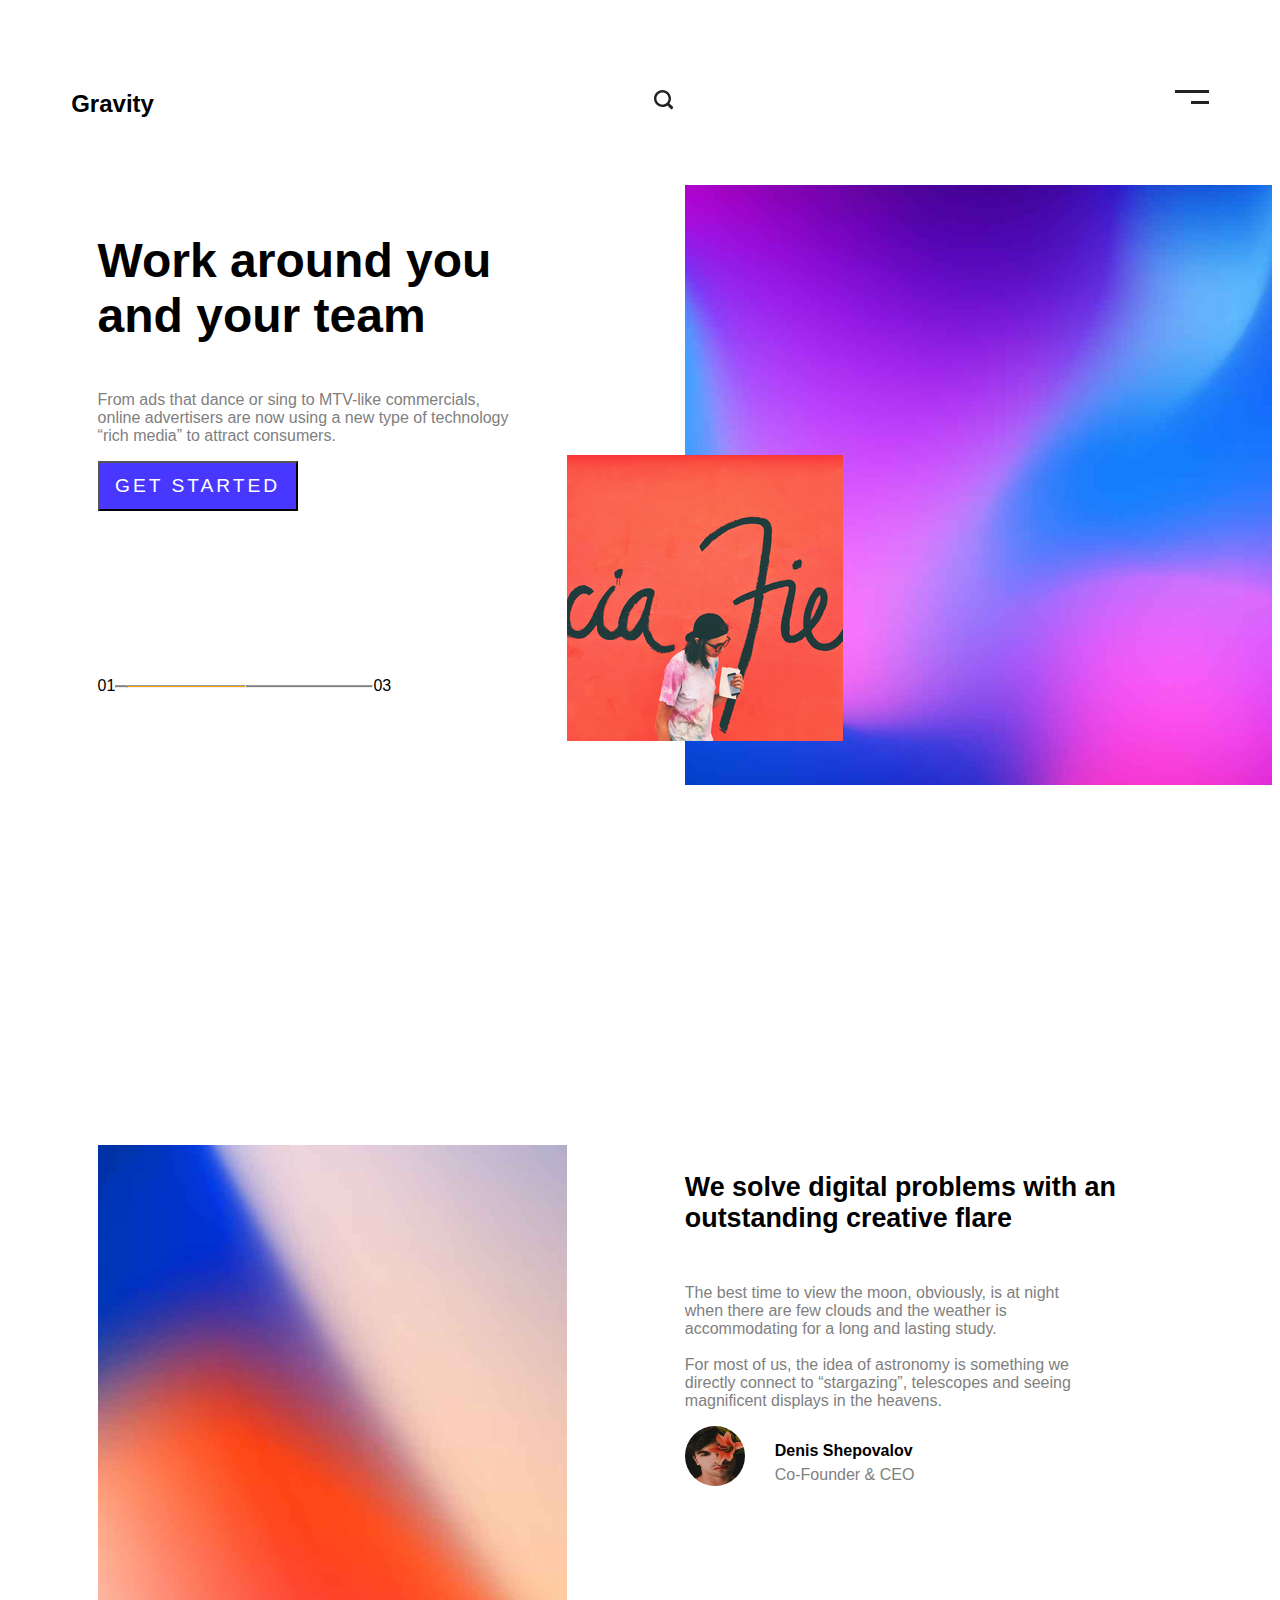
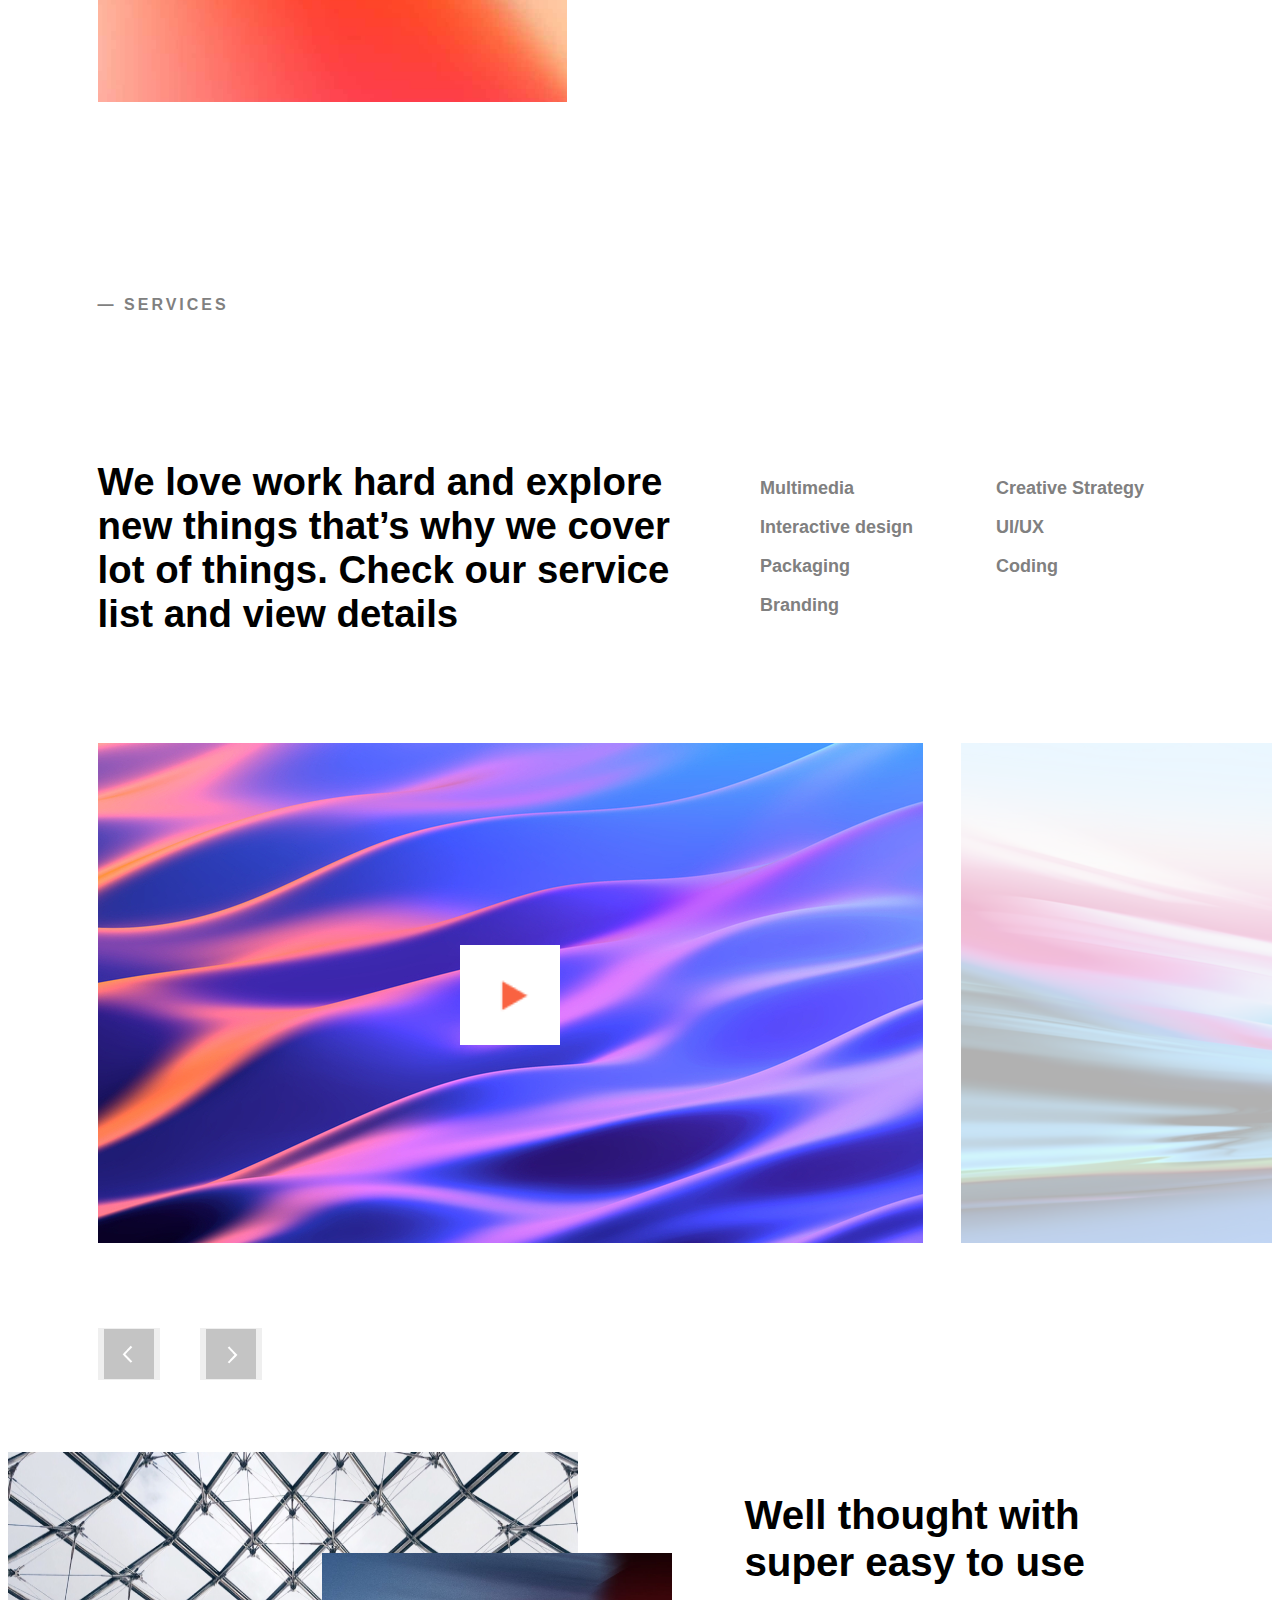
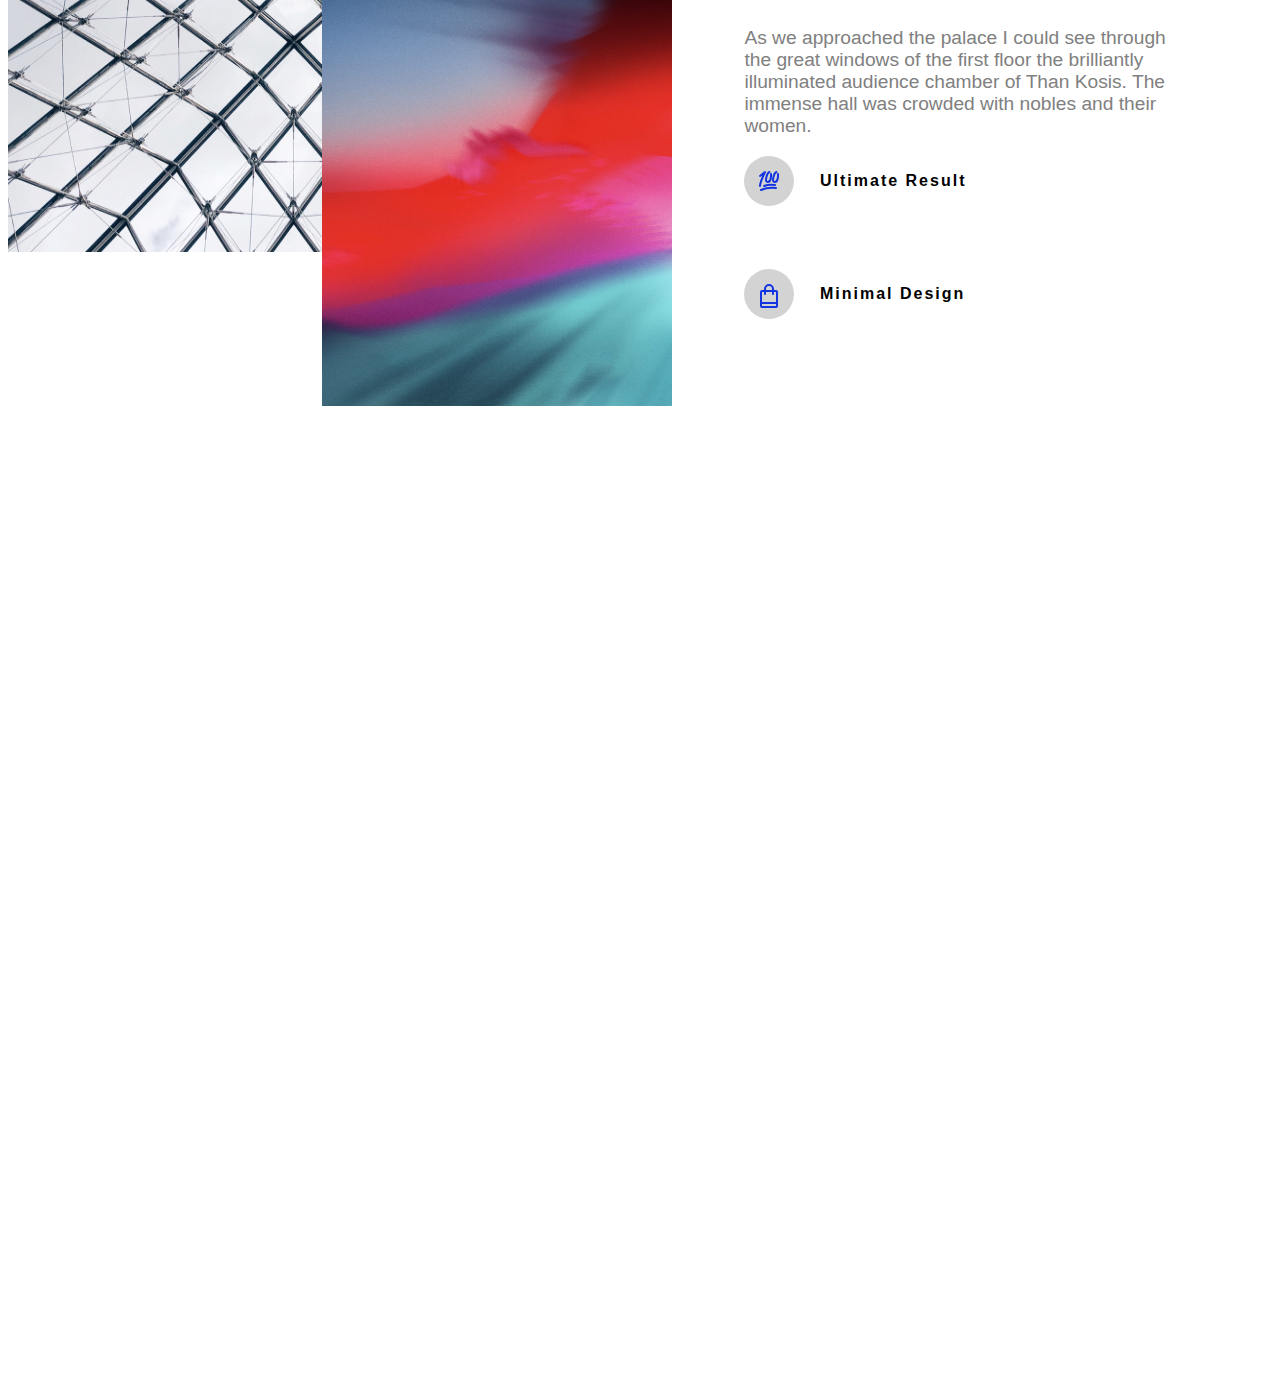
<file: ZOV-SERDCA/index.html>
<!DOCTYPE html>
<html lang="en">
<head>
    <meta charset="UTF-8">
    <meta name="viewport" content="width=device-width, initial-scale=1.0">
    <title>Document</title>
    <link rel="stylesheet" href="assets/css/style.css">
</head>
<body>
    <header class="zxc">
        <div class="Gravity">Gravity</div>
        <div ><img src="assets/img/1.png"></div>
        <div ><img src="assets/img/2.png"></div>
    </header>
    <div class="box">
        <section class="left">
            <p class="LargeText">Work around you<br> and your team</p>
            <p class="MicroText">From ads that dance or sing to MTV-like commercials, online advertisers are now using a new type of technology “rich media” to attract consumers.</p>
            <button class="button">GET STARTED</button>
            <section class="poloska">
                <p>01</p>
                <hr>
                <hr class="kk">
                <p>03</p>
            </section>
        </section>

        <section class="right">
            <img src="assets/img/kk.png" class="chelik">
            <img src="assets/img/fon.png" class="fonn">
        </section>
    </div>
    <div class="box2">
        <section class="left">
            <img src="assets/img/rofl.jpg"  class="imgg">
        </section>
        <section class="right">
            <p class="HighText"> We     solve digital problems with an outstanding creative flare</p>
            <p class ="MicroText">The best time to view the moon, obviously, is at night when there are few clouds and the weather is accommodating for a long and lasting study.<br><br>For most of us, the idea of astronomy is something we directly connect to “stargazing”, telescopes and seeing magnificent displays in the heavens.</p>
        
            <div class="Prikolyhi">
                <img src="assets/img/4eL.jpg" alt="" class="Fotka">
                <div class="jopka">
                    <p class="jj">Denis Shepovalov</p>
                    <p class="qq">Co-Founder & CEO</p>
                </div>
            </div>
        
        </section>
    </div>
    <div class="cherta">
        <p class="verh">— SERVICES</p>
    </div>
    <div class="box3">
        <div class="up">
            <section class="left">
                We love work hard and explore<br> new things that’s why we cover<br> lot of things. Check our service<br> list and view details
            </section>
            <section class="right">
                <article class="column1">
                    <p>Multimedia</p>
                    <p>Interactive design</p>
                    <p>Packaging</p>
                    <p>Branding</p>
                </article>
                <article class="column2">
                    <p>Creative Strategy</p>
                    <p>UI/UX</p>
                    <p>Coding</p>
                </article>
            </section>
    </div>
    </div>
    <div class="box4">
        <section class="prikol2">
            <img class="popa" src="assets/img/fon3.png">
            <a href="https://www.youtube.com/watch?v=dQw4w9WgXcQ">
                <button class="knopka2" > 
                    <img src="assets/img/Play Button Primary.png" class="wwq"> 
                </button>
            </a>
        </section>
        <section class="prikol1">
            <img src="assets/img/fon4.png" class="qqw">
        </section>
    </div>
    <div class="naviga">
        <section>
            <button class="NONE" ><img src="assets/img/Arrow left.png"></button>
        </section>
        <section class="riggg">
            <button class="NONE"><img src="assets/img/Arrow right.png"></button>
        </section>
    </div>
    <div class="box5">
        <section class="left">
        <div class="kazyavki">
            <img src="assets/img/Placeholder (1).png" class="master">
            <img src="assets/img/372e327b46c549602cfa98022f8b2aa1.png" class="slave">
        </div>    

        </section>
        <section class="right">
        <p class="jirnyi">
            Well thought with super easy to use
        </p>
        <p class="melkiy">
            As we approached the palace I could see through the great windows of the first floor the brilliantly illuminated audience chamber of Than Kosis. The immense hall was crowded with nobles and their women.
        </p>

        <div class="mama">
            <div class="kryjok">
                 <img src="assets/img/svgviewer-png-output.png" class="center">
            </div>
            <p class="podsos">
                Ultimate Result
            </p>
        </div>

        <div class="mama">
            <div class="kryjok">
                <img src="assets/img/svgviewer-png-output (1).png" class="center">

            </div>
            <p class="podsos">
                Minimal Design
            </p>
        </div>

        </section>
    </div>
    <div class="kilua">
     
    </div>
</body>
</html>
</file>
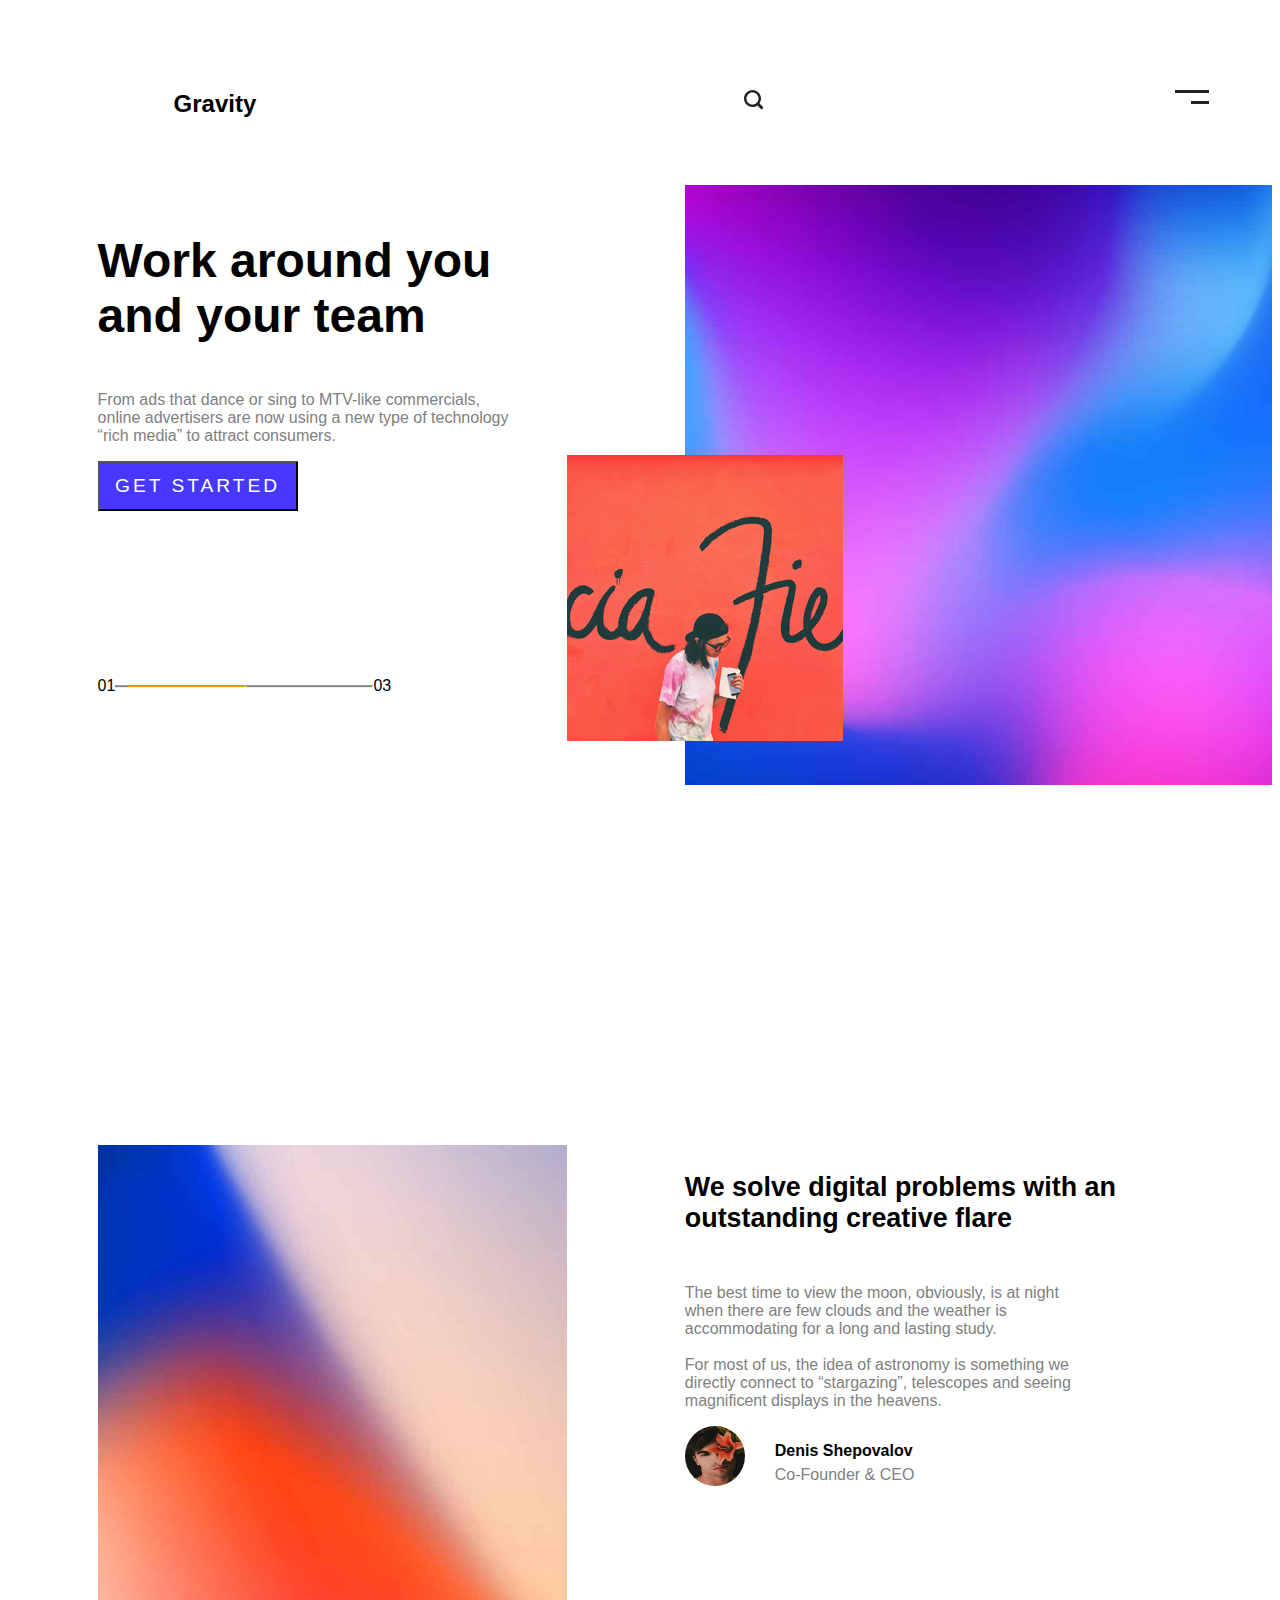
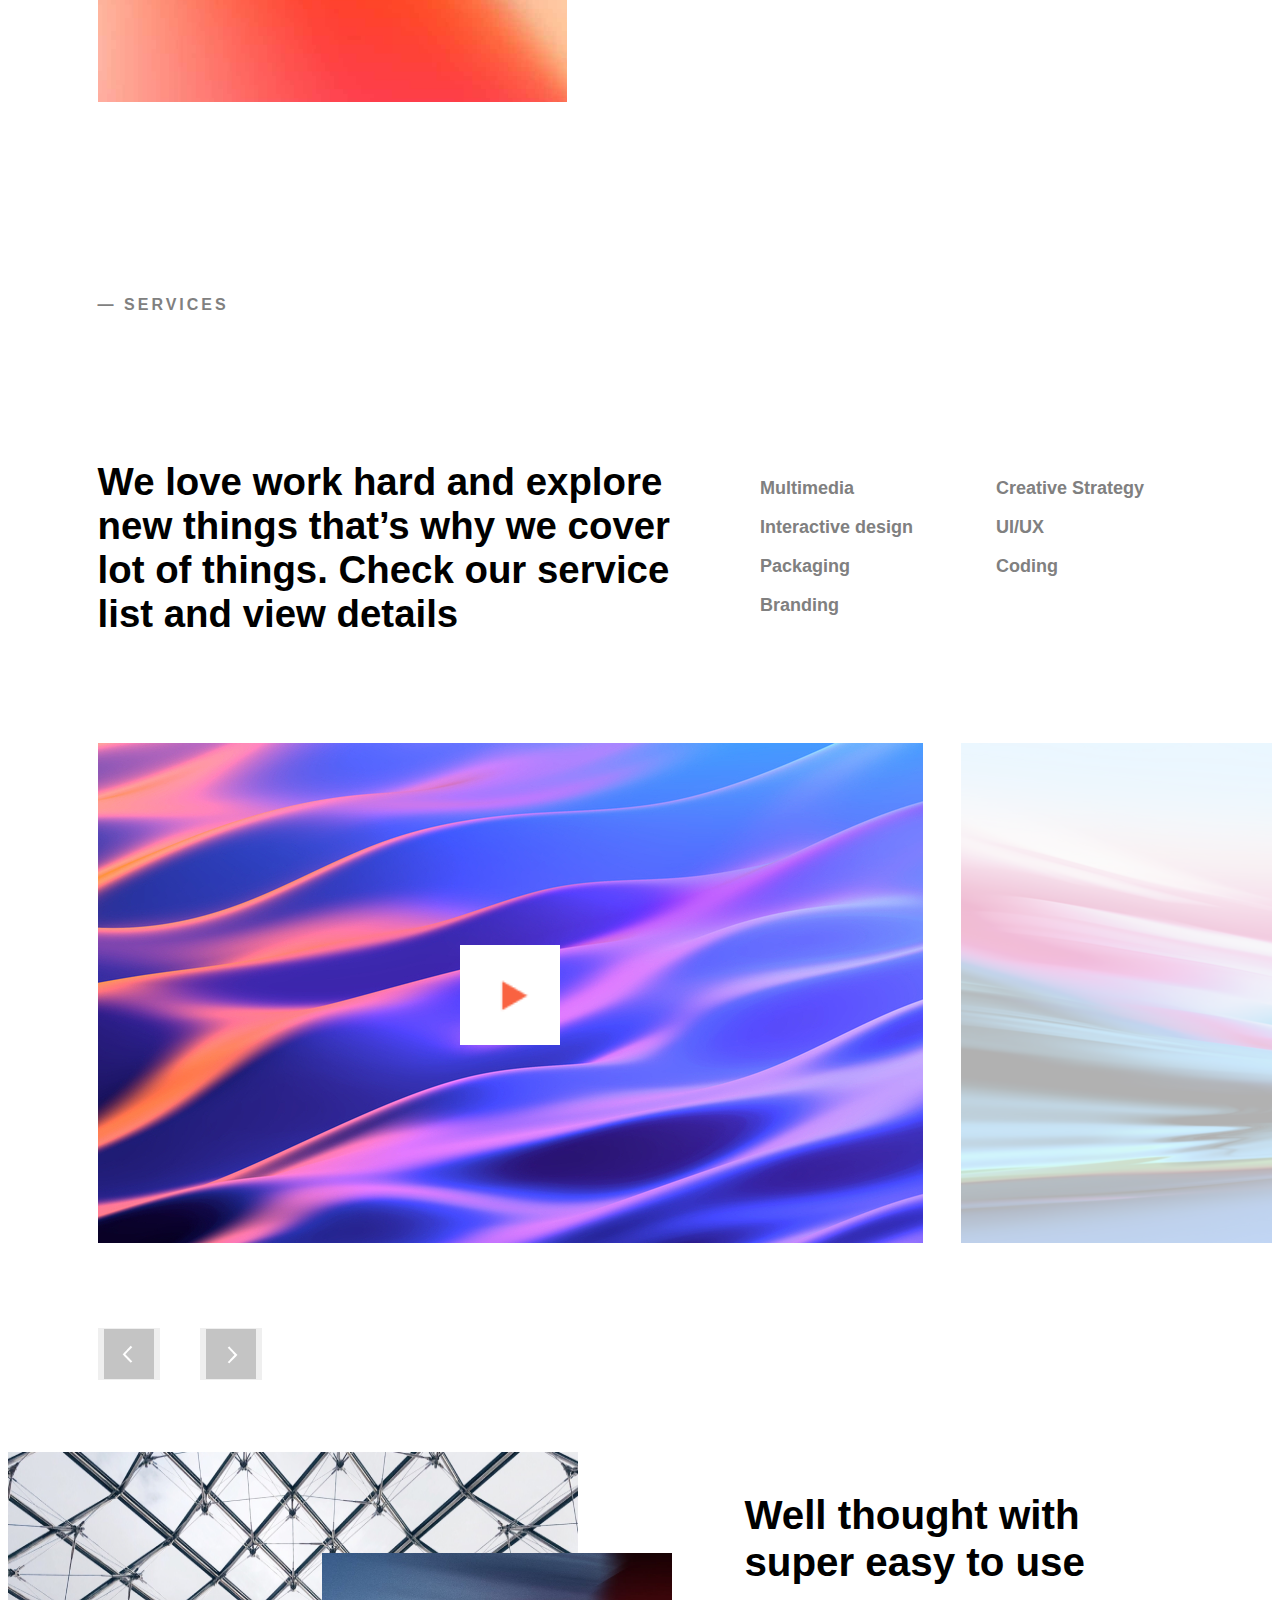
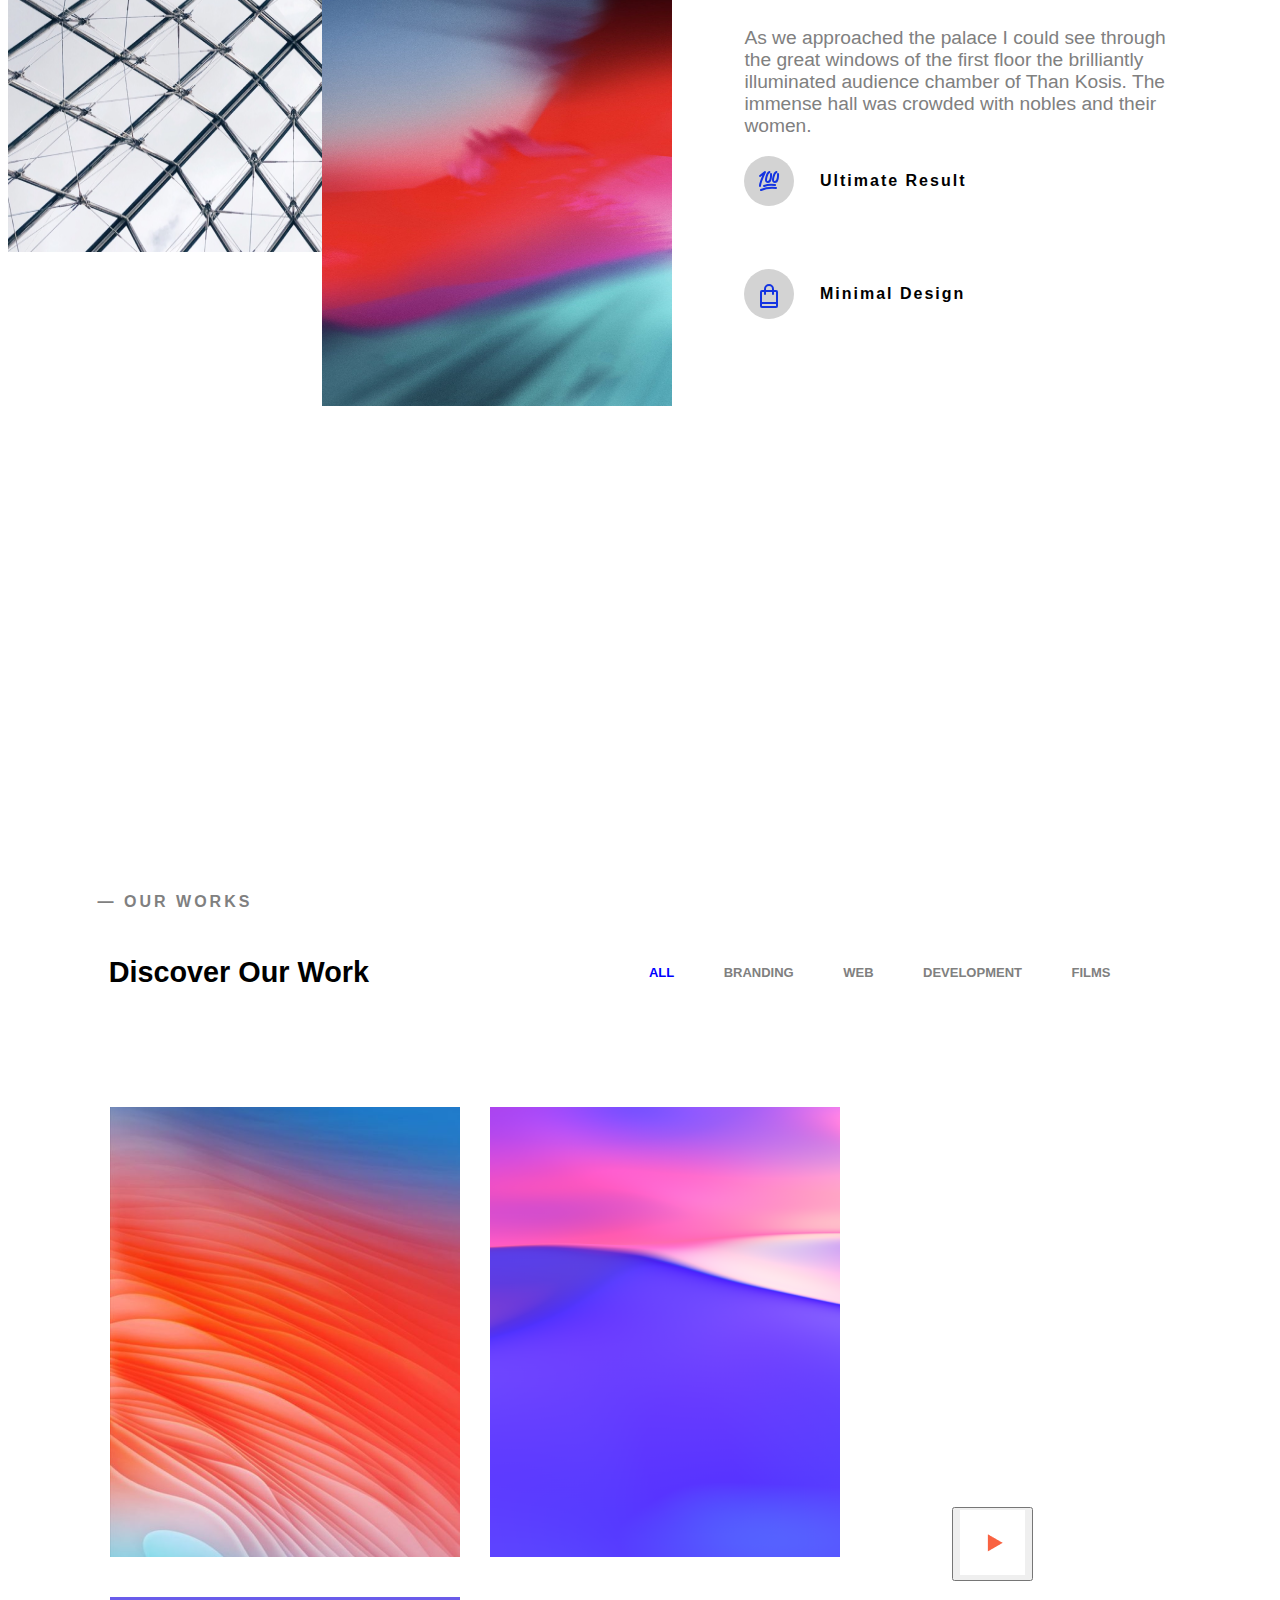
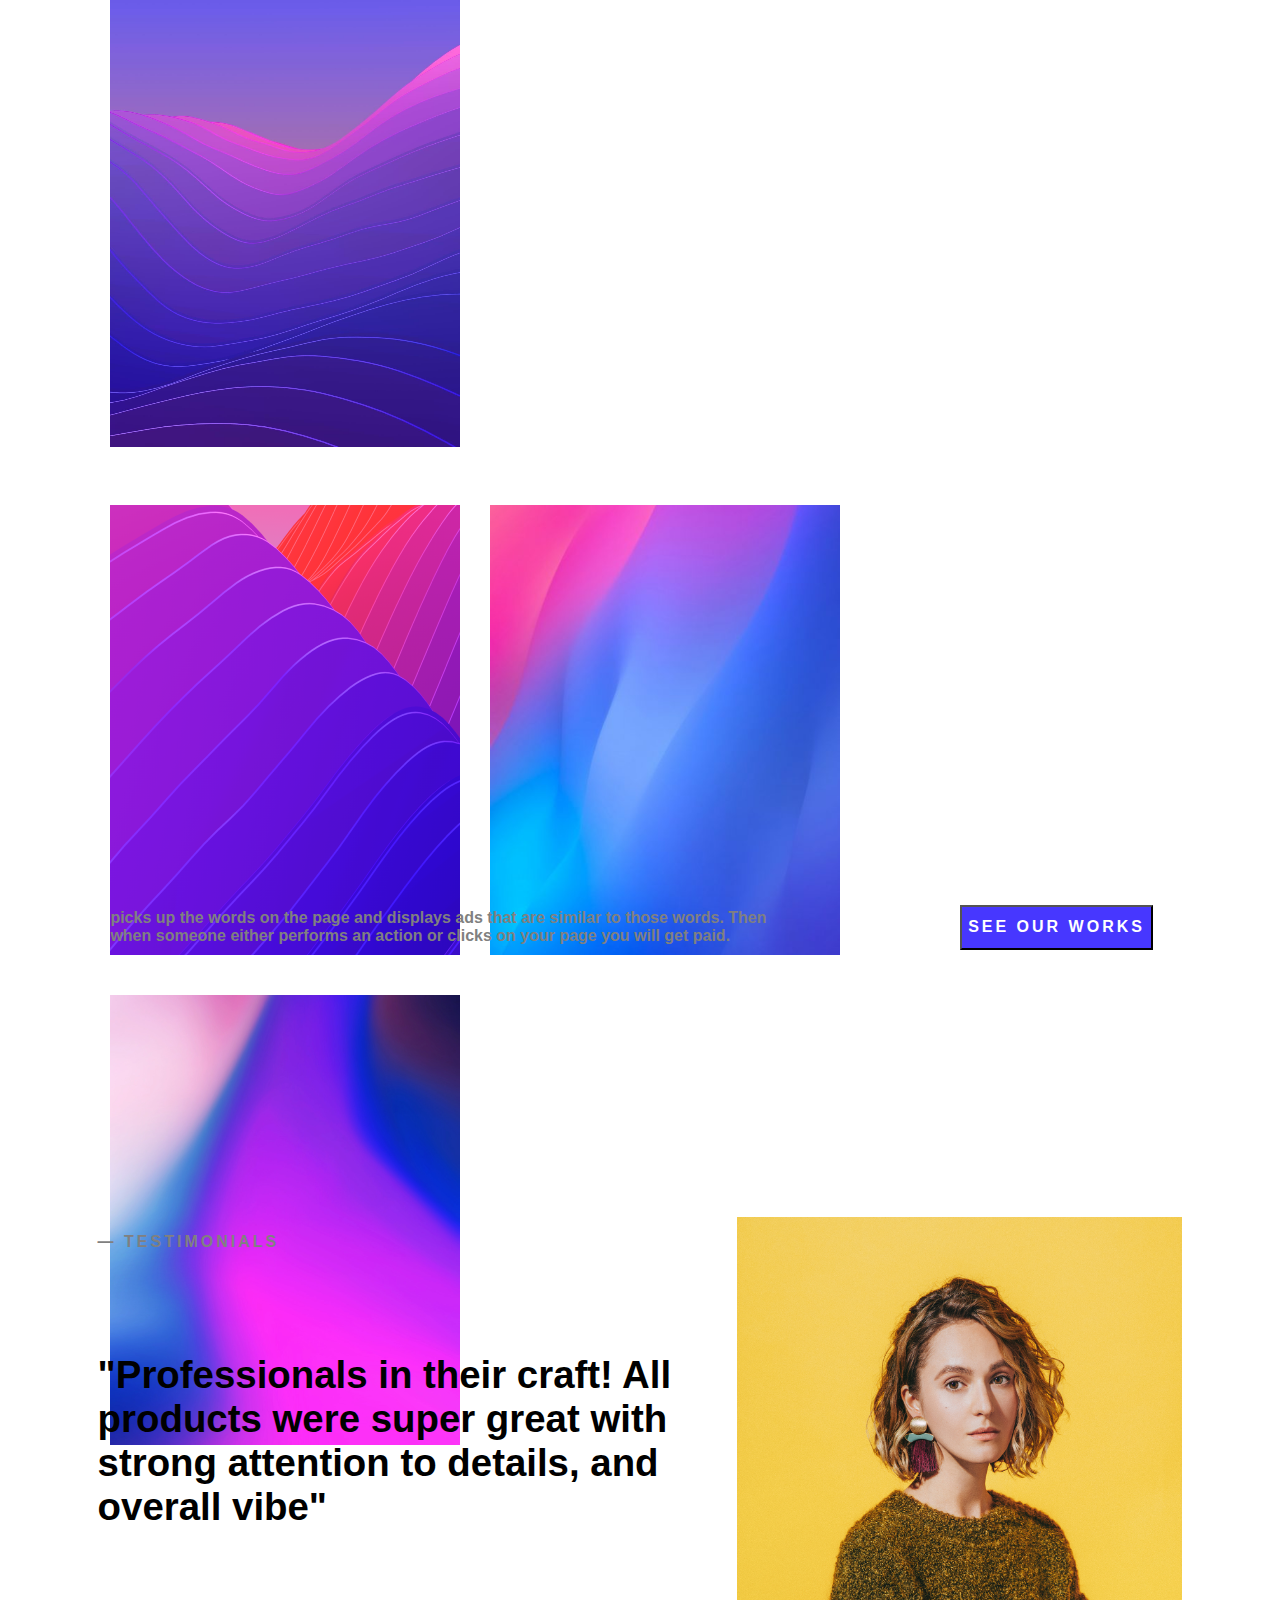
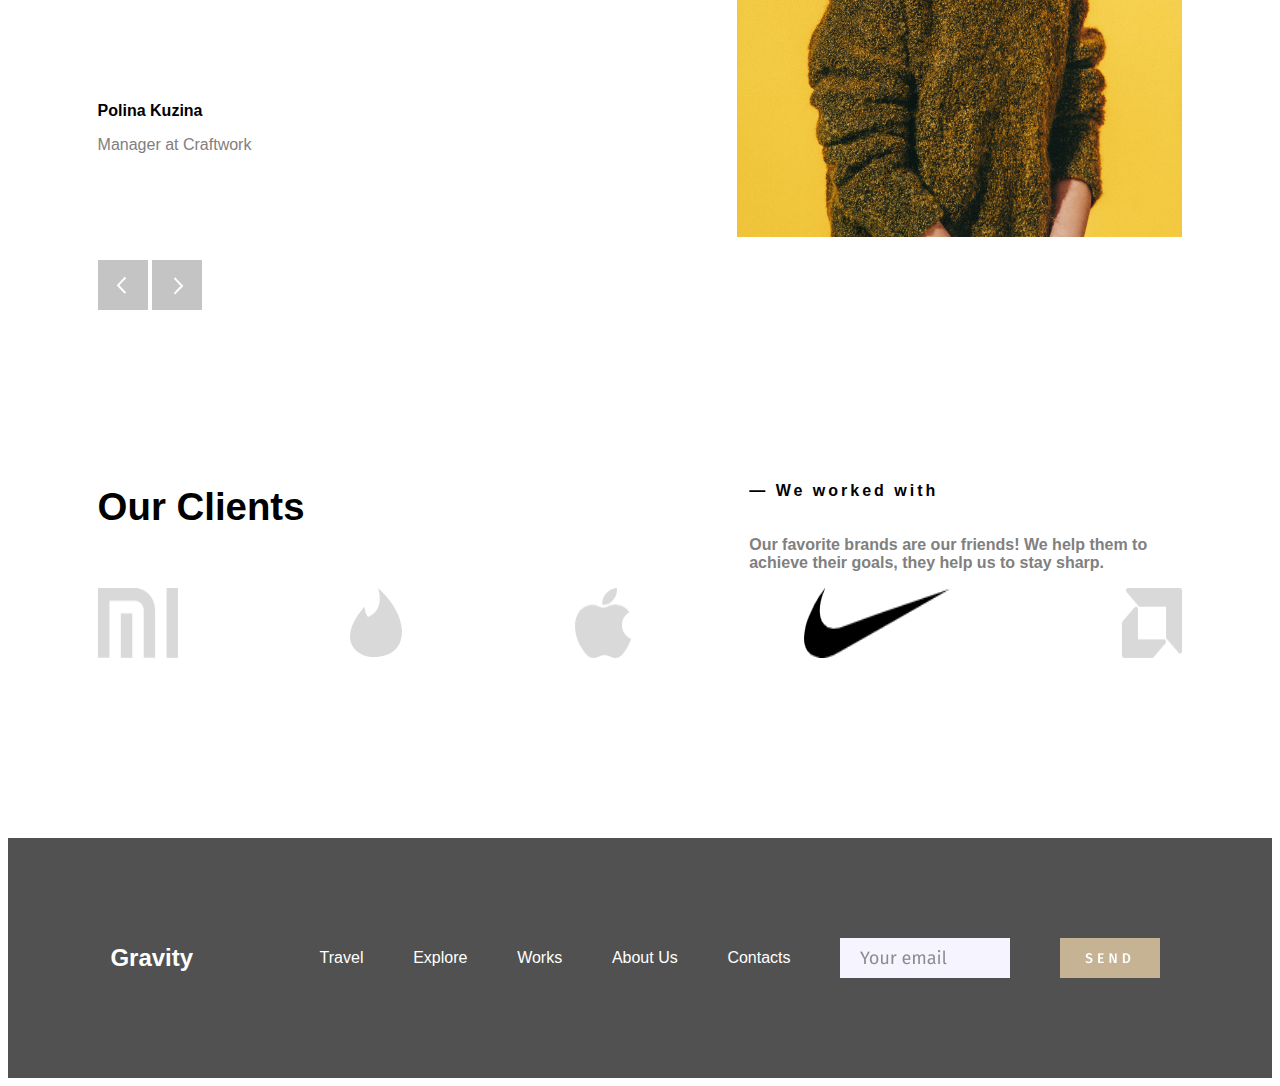
<file: ZOV-SERDCA2/index.html>
<!DOCTYPE html>
<html lang="en">
<head>
    <meta charset="UTF-8">
    <meta name="viewport" content="width=device-width, initial-scale=1.0">
    <title>Document</title>
    <link rel="stylesheet" href="assets/css/style.css">
</head>
<body>
    <header class="zxc">
        <div class="Gravity">Gravity</div>
        <div ><img src="assets/img/1.png"></div>
        <div ><img src="assets/img/2.png"></div>
    </header>
    <div class="box">
        <section class="left">
            <p class="LargeText">Work around you<br> and your team</p>
            <p class="MicroText">From ads that dance or sing to MTV-like commercials, online advertisers are now using a new type of technology “rich media” to attract consumers.</p>
            <button class="button">GET STARTED</button>
            <section class="poloska">
                <p>01</p>
                <hr>
                <hr class="kk">
                <p>03</p>
            </section>
        </section>

        <section class="right">
            <img src="assets/img/kk.png" class="chelik">
            <img src="assets/img/fon.png" class="fonn">
        </section>
    </div>
    <div class="box2">
        <section class="left">
            <img src="assets/img/rofl.jpg"  class="imgg">
        </section>
        <section class="right">
            <p class="HighText"> We     solve digital problems with an outstanding creative flare</p>
            <p class ="MicroText">The best time to view the moon, obviously, is at night when there are few clouds and the weather is accommodating for a long and lasting study.<br><br>For most of us, the idea of astronomy is something we directly connect to “stargazing”, telescopes and seeing magnificent displays in the heavens.</p>
        
            <div class="Prikolyhi">
                <img src="assets/img/4eL.jpg" alt="" class="Fotka">
                <div class="jopka">
                    <p class="jj">Denis Shepovalov</p>
                    <p class="qq">Co-Founder & CEO</p>
                </div>
            </div>
        
        </section>
    </div>
    <div class="cherta">
        <p class="verh">— SERVICES</p>
    </div>
    <div class="box3">
        <div class="up">
            <section class="left">
                We love work hard and explore<br> new things that’s why we cover<br> lot of things. Check our service<br> list and view details
            </section>
            <section class="right">
                <article class="column1">
                    <p>Multimedia</p>
                    <p>Interactive design</p>
                    <p>Packaging</p>
                    <p>Branding</p>
                </article>
                <article class="column2">
                    <p>Creative Strategy</p>
                    <p>UI/UX</p>
                    <p>Coding</p>
                </article>
            </section>
    </div>
    </div>
    <div class="box4">
        <section class="prikol2">
            <img class="popa" src="assets/img/fon3.png">
            <a href="https://www.youtube.com/watch?v=dQw4w9WgXcQ">
                <button class="knopka2" > 
                    <img src="assets/img/Play Button Primary.png" class="wwq"> 
                </button>
            </a>
        </section>
        <section class="prikol1">
            <img src="assets/img/fon4.png" class="qqw">
        </section>
    </div>
    <div class="naviga">
        <section>
            <button class="NONE" ><img src="assets/img/Arrow left.png"></button>
        </section>
        <section class="riggg">
            <button class="NONE"><img src="assets/img/Arrow right.png"></button>
        </section>
    </div>
    <div class="box5">
        <section class="left">
        <div class="kazyavki">
            <img src="assets/img/Placeholder (1).png" class="master">
            <img src="assets/img/372e327b46c549602cfa98022f8b2aa1.png" class="slave">
        </div>    

        </section>
        <section class="right">
        <p class="jirnyi">
            Well thought with super easy to use
        </p>
        <p class="melkiy">
            As we approached the palace I could see through the great windows of the first floor the brilliantly illuminated audience chamber of Than Kosis. The immense hall was crowded with nobles and their women.
        </p>

        <div class="mama">
            <div class="kryjok">
                 <img src="assets/img/svgviewer-png-output.png" class="center">
            </div>
            <p class="podsos">
                Ultimate Result
            </p>
        </div>

        <div class="mama">
            <div class="kryjok">
                <img src="assets/img/svgviewer-png-output (1).png" class="center">

            </div>
            <p class="podsos">
                Minimal Design
            </p>
        </div>

        </section>
    </div>
    <div class="box6">
        <article class="nadpis"><p>— OUR WORKS</p></article>
        <section class="golova">
            <p class="new">Discover Our Work</p>
            <p style="color: blue;">ALL</p>
            <p>BRANDING</p>
            <p>WEB</p>
            <p>DEVELOPMENT</p>
            <p>FILMS</p>
        </section>
        <div class="kartinki">
            <section class="firss">
                <img src="assets/img/first.png" class="gg">
                <img src="assets/img/hh.png" class="gg">
                <img src="assets/img/thhree.png" class="ggg">
                <button class="bbutt"><img src="assets/img/Play Button Primary.png" alt=""></button>
            </section>
            <section class="twos">
                <img src="assets/img/four.png" class="gg">
                <img src="assets/img/five.png" class="gg">
                <img src="assets/img/six.png" class="gg">
            </section>
        </div>
    </div>
    <div class="pod">
        <p>picks up the words on the page and displays ads that are similar to those words. Then<br> 
            when someone either performs an action or clicks on your page you will get paid.</p>
            <button class="bpod">SEE OUR WORKS</button> 
    </div>
    <div class="box7">
        <section class="left">
            <p class="qqw">— TESTIMONIALS   </p>
            <p class="wwq">
                "Professionals in their craft! All products were super great with strong attention to details, and overall vibe"
            </p>
            <p class="MicroText"> 
                Polina Kuzina
            </p>
            <p class="GrayText">
                Manager at Craftwork
            </p>
            <div>
                <button class="button"><img src="assets/img/Arrow left.png"></button>
                <button class="button"><img src="assets/img/Arrow right.png"></button>
            </div>
        </section>
        <section class="right">
                <img src="assets/img/zxcpepega.jpg" class="kilua">
        </section>
    </div>
    <div class="Client">
       <div class="verh">
        <section class="left">
            <p>Our Clients</p>
        </section>
        <section class="right">
            <p class="nefor">— We worked with</p>
            <p class="nenefor"> Our favorite brands are our friends! We help them to achieve their goals, they help us to stay sharp.</p>
        </section>
       </div>
       <div class="niz">
        <img src="assets/img/uno (1).png">
        <img src="assets/img/uno (5).png">
        <img src="assets/img/uno (4).png">
        <img src="assets/img/uno (3).png">
        <img src="assets/img/uno (2).png">
       </div>
    </div>
    <footer>
        <div class="fytonari">
            <div class="Gravity">Gravity</div>
            <p>Travel</p>
            <p>Explore</p>
            <p>Works</p>
            <p>About Us</p>
            <p>Contacts</p>
            <img src="assets/img/Small Search.png">
            <img src="assets/img/Prime.png"
        </div>
    </footer>
</body>
</html>
</file>
<file: ZOV-SERDCA/assets/css/style.css>
*{ 
    font-family: Arial, Helvetica, sans-serif;}
.zxc{
display: flex;
width: 90%;
height: 50px;
margin: auto;
margin-top: 10vh;
margin-bottom: 5vh;
justify-content: space-between;
text-align: center;
}

.Gravity{
font-size: x-large;
font-weight: 700;
}
.box{
    display: flex;
    justify-content: space-between; 
}
.box2{
    margin-top: 40vh;
    display: flex;
    justify-content: space-between; 
}
.box3{
    margin-top: 40vh;
    display: flex;
    margin-left: 7vw;
}
.box2 .left{
    width: 50%;
    margin-left: 7vw;
}
.box2 .right{
    width: 50%;
    position: relative;
    height: 600px;
}
.box2 .left .imgg{
    width: 80%;
}
.box .right .fonn{
    width: 100%;
    height: 100%;
}
.box2 .right .HighText{
    width: 90%  ;
    font-size: 0.28in;
    font-weight: 600;
    margin-bottom: 50px;
}
.box2    .right .MicroText{
    width: 70%;
    font-size: 0.18 in;
    font-weight: lighter;
    color: grey;
  
}
.box2 .right .Prikolyhi{
    display: flex;
    margin-top: 65  px;
}
.box2 .right .Prikolyhi .jj {
    margin-bottom: -10px;
    font-weight: 600;
}
.box2 .right .Prikolyhi .qq{
    color: gray;
}
.box2 .right .Prikolyhi .jopka{
    display: block;
}
.box2 .right .Prikolyhi .Fotka{
    width: 60px;
    height: 60px;
    border-radius: 100%;
    margin-right: 30px;
}
.box .right{
width: 50%;
position: relative;
height: 600px;
}
.box .left .MicroText{
    width: 70%;
    font-size: 0.18 in;
    font-weight: lighter;
    color: grey;
  
}
.box .left{
    width: 50%;
    margin-left: 7vw;
}
.box .right .chelik{
position: absolute;
top: 45%;
left: -20%;
}
.box .left .button{
    color: white;
    background-color: #4737FF;
    width: 200px;
    height: 50px;
    font-size: 0.2in;
    font-weight: 500;
    letter-spacing: 3px;
}
.LargeText{
    font-size: 0.5in;
    font-weight: 800;
}
.poloska{
    display: flex;
    position: relative;
    width: 50%;
    top: 25%;
}
.poloska hr{
    background-color: gray;
    width: 90%;
    height: 1px;
    align-self: center;
}
.poloska .kk{
    background-color: orange;
    width: 40%;
    height: 1px;
    position:absolute;
    left: 10%;
    
}
.box3 .up {
    display: flex;
    justify-content: space-between;
    width: 100%;
    margin-top: -13%;
}
.box3 .up .left{
    padding-right:  25vw;
    font-size: 0.4in;
    font-weight:bolder;
    margin-top: -5%;
}
.box3 .up .right{
    padding-right: 5vw;
    font-size: 0.2in;
    font-weight:bolder;
    display: flex;
    justify-content: space-between;
    margin-top: -5%;
}
.cherta{
    height: 150px;  
}
.verh{
    letter-spacing: 3px;
    font-weight: 600;
    height: 10%; 
    padding-left: 7vw;
    padding-top: 15vh;
    color: gray;
}
.column1{
    font-weight: 600;
    margin-left: -35vw;
    font-size: large;
    color: gray;
}
.column2{
    font-weight: 600;
    padding-right: 5vw;
    font-size: large;
    color: gray;
}
.box4{
    padding-left: 7vw;
    padding-top: 8vh;
    width: auto;
    display: flex;
    justify-content: space-between;
}
.box4 .prikol1 {
    overflow: hidden;
    padding-left: 3vw;
    opacity: 30%;
}
.box4 .prikol2 .knopka2{
    position: absolute;
    width: 100px;
    height: 100px;
    left: 362px;
    top: 40%;
    border: none;
   background-color: red;
   overflow: hidden;
}
.box4 .prikol2{
    position: relative;
}
.box4 .prikol2 .knopka2 .wwq{
    position: absolute;
    width: 110px;
    height: 110px;
    left: -5px;
    top: -5px;
}
.naviga{
    display: flex;
    justify-content: space-between;
    padding-left: 7vw;
    padding-top: 9vh;

}
.NONE{
    display: flex;
   border: none;
   
}
.naviga .riggg{
    padding-right: 86%;
}
.box5{
    padding-bottom: 1000px;
    padding-right: 8vw;
    padding-top: 8vh;
    width: auto;
    display: flex;
    justify-content: space-between;
}

.box5 .left .kazyavki{
    position: relative;
}
.box5 .left .kazyavki .slave{
    position: absolute;
    width: 350px;
    height: 453px;
    left:55%;
    top: 25%;

}
.box5 .left{
    width: 50%;
}
.box5 .left .kazyavki .master{
    width: 570px;
    height: 400px;

}
.box5 .right{
    margin-left: 13svw;
}
.jirnyi{
    font-weight: 600;
    color: black;
    font-size: 0.42in    ;
}
.melkiy{
    font-size: 0.20in;
    font-weight: lighter;
    color: grey;
}
.box5 .right .kryjok{
    margin-bottom: 7vh;
    background-color: lightgray;
    width: 50px;
    height: 50px;
    border-radius: 100%;
}
.mama{
    
    display: flex;
}
.box5 .right .mama .kryjok .center{
    display: block;
    margin: 0 auto ;
    margin-top: 15px;

}
.podsos{
    font-weight: bolder
    ;
    letter-spacing: 2px;
    margin-left: 2vw;
}
</file>
<file: ZOV-SERDCA2/assets/css/style.css>
*{ 
    font-family: Arial, Helvetica, sans-serif;}
.zxc{
display: flex;
width: 90%;
height: 50px;
margin: auto;
margin-top: 10vh;
margin-bottom: 5vh;
justify-content: space-between;
text-align: center;
}

.Gravity{
font-size: x-large;
font-weight: 700;
}
.box{
    display: flex;
    justify-content: space-between; 
}
.box2{
    margin-top: 40vh;
    display: flex;
    justify-content: space-between; 
}
.box3{
    margin-top: 40vh;
    display: flex;
    margin-left: 7vw;
}
.box2 .left{
    width: 50%;
    margin-left: 7vw;
}
.box2 .right{
    width: 50%;
    position: relative;
    height: 600px;
}
.box2 .left .imgg{
    width: 80%;
}
.box .right .fonn{
    width: 100%;
    height: 100%;
}
.box2 .right .HighText{
    width: 90%  ;
    font-size: 0.28in;
    font-weight: 600;
    margin-bottom: 50px;
}
.box2    .right .MicroText{
    width: 70%;
    font-size: 0.18 in;
    font-weight: lighter;
    color: grey;
  
}
.box2 .right .Prikolyhi{
    display: flex;
    margin-top: 65  px;
}
.box2 .right .Prikolyhi .jj {
    margin-bottom: -10px;
    font-weight: 600;
}
.box2 .right .Prikolyhi .qq{
    color: gray;
}
.box2 .right .Prikolyhi .jopka{
    display: block;
}
.box2 .right .Prikolyhi .Fotka{
    width: 60px;
    height: 60px;
    border-radius: 100%;
    margin-right: 30px;
}
.box .right{
width: 50%;
position: relative;
height: 600px;
}
.box .left .MicroText{
    width: 70%;
    font-size: 0.18 in;
    font-weight: lighter;
    color: grey;
  
}
.box .left{
    width: 50%;
    margin-left: 7vw;
}
.box .right .chelik{
position: absolute;
top: 45%;
left: -20%;
}
.box .left .button{
    color: white;
    background-color: #4737FF;
    width: 200px;
    height: 50px;
    font-size: 0.2in;
    font-weight: 500;
    letter-spacing: 3px;
}
.LargeText{
    font-size: 0.5in;
    font-weight: 800;
}
.poloska{
    display: flex;
    position: relative;
    width: 50%;
    top: 25%;
}
.poloska hr{
    background-color: gray;
    width: 90%;
    height: 1px;
    align-self: center;
}
.poloska .kk{
    background-color: orange;
    width: 40%;
    height: 1px;
    position:absolute;
    left: 10%;
    
}
.box3 .up {
    display: flex;
    justify-content: space-between;
    width: 100%;
    margin-top: -13%;
}
.box3 .up .left{
    padding-right:  25vw;
    font-size: 0.4in;
    font-weight:bolder;
    margin-top: -5%;
}
.box3 .up .right{
    padding-right: 5vw;
    font-size: 0.2in;
    font-weight:bolder;
    display: flex;
    justify-content: space-between;
    margin-top: -5%;
}
.cherta{
    height: 150px;  
}
.verh{
    letter-spacing: 3px;
    font-weight: 600;
    height: 10%; 
    padding-left: 7vw;
    padding-top: 15vh;
    color: gray;
}
.column1{
    font-weight: 600;
    margin-left: -35vw;
    font-size: large;
    color: gray;
}
.column2{
    font-weight: 600;
    padding-right: 5vw;
    font-size: large;
    color: gray;
}
.box4{
    padding-left: 7vw;
    padding-top: 8vh;
    width: auto;
    display: flex;
    justify-content: space-between;
}
.box4 .prikol1 {
    overflow: hidden;
    padding-left: 3vw;
    opacity: 30%;
}
.box4 .prikol2 .knopka2{
    position: absolute;
    width: 100px;
    height: 100px;
    left: 362px;
    top: 40%;
    border: none;
   background-color: red;
   overflow: hidden;
}
.box4 .prikol2{
    position: relative;
}
.box4 .prikol2 .knopka2 .wwq{
    position: absolute;
    width: 110px;
    height: 110px;
    left: -5px;
    top: -5px;
}
.naviga{
    display: flex;
    justify-content: space-between;
    padding-left: 7vw;
    padding-top: 9vh;

}
.NONE{
    display: flex;
   border: none;
   
}
.naviga .riggg{
    padding-right: 86%;
}
.box5{
    padding-bottom: 55vh;
    padding-right: 8vw;
    padding-top: 8vh;
    width: auto;
    display: flex;
    justify-content: space-between;
}

.box5 .left .kazyavki{
    position: relative;
}
.box5 .left .kazyavki .slave{
    position: absolute;
    width: 350px;
    height: 453px;
    left:55%;
    top: 25%;

}
.box5 .left{
    width: 50%;
}
.box5 .left .kazyavki .master{
    width: 570px;
    height: 400px;

}
.box5 .right{
    margin-left: 13svw;
}
.jirnyi{
    font-weight: 600;
    color: black;
    font-size: 0.42in    ;
}
.melkiy{
    font-size: 0.20in;
    font-weight: lighter;
    color: grey;
}
.box5 .right .kryjok{
    margin-bottom: 7vh;
    background-color: lightgray;
    width: 50px;
    height: 50px;
    border-radius: 100%;
}
.mama{
    
    display: flex;
}
.box5 .right .mama .kryjok .center{
    display: block;
    margin: 0 auto ;
    margin-top: 15px;

}
.podsos{
    font-weight: bolder
    ;
    letter-spacing: 2px;
    margin-left: 2vw;
}
.nadpis{
    top: 20%;
    padding-left: 7vw;
    color: gray;
    letter-spacing: 3px;
    font-weight: 600;
    font-size: medium   ;
}
.golova{
    display: flex;
    justify-content: space-between;
    font-size: small;
    font-weight: 800;
    justify-content: space-evenly;
    align-items: center;
    color: gray;
    width: 90vw;
}
.box6 .new{
    font-size: 0.3in;
    font-weight: 800;
    padding-right: 18vw;
    padding-left: 4vw;
    color:black;
}
.box6 .kartinki{
    display:flex;
    padding-left: 4vw;
    padding-top: 10vh;
    flex-wrap: wrap;
}
.box6 .kartinki .ggg{
    width: 350px;
    height: 450px;
    padding-bottom: 6vh;
    padding-left: 2vw;
}
.box6 .kartinki .gg{
    width: 350px;
    height: 450px;  
    padding-left: 2vw;
    padding-bottom: 4vh;
}
.box6 .kartinki{
    width: 90vw;
    height: 150vh;
    padding-bottom: 4vh;
}
.box6 .kartinki .firss{
    width: 120vw;
    padding-left: 2vw;
    position: relative;
}
.box6 .kartinki .twos{
    width: 120vw;
    padding-left: 2vw;
}
.box6 .kartinki .firss .bbutt{
    position: absolute;
    left: 77.5%;
    top: 40%;
    overflow: hidden;
}
.pod{
    padding-left: 8vw;
    color: gray;
    font-size: medium;
    font-weight: 600;
    display: flex;
    flex-direction: row;
    align-items: center;
    justify-content: space-between;
    width: 90vw;
}
.pod .bpod{
    align-items: baseline;
    letter-spacing: 3px;
    height: 45px;
    background-color: #4737FF;
    color: white;
    font-size: medium;
    font-weight: 600;
    margin-right: 9.5%;
}
.box7{
    padding-top: 20vw;
    display: flex;
    justify-content: space-between;
    padding-left: 7vw;
    padding-right: 7vw; 
}
.box7 .left{
width: 75%;
}
.box7  .left .qqw{
letter-spacing: 3px;
color: gray;
font-weight: 600;
}
.box7  .left .wwq{
    padding-top: 7vh;
    color: black;
    font-weight: 600;
    font-size: 0.4in;
    width: 90%;
    padding-bottom: 15vh;
}
.box7  .left .MicroText{
    font-weight: 600;

}
.box7  .left .GrayText{
    font-weight: 400;
    color: gray;
    padding-bottom: 10vh;
}
.box7 .right .kilua{
    width: 445px;
    height: 620px;
}
.box7 .left .button{
    position: relative;
    width: 50px;
    height: 50px;
    background-color: lightgrey;
}
.box7 .left .button img{
    position: absolute;
    width: 50px;
    height: 50px;
    left: -2px;
    top: -2px;
}
.Client .verh{
    justify-content: space-between;
    padding-left: 7vw;
    padding-right: 7vw;     
    display: flex;
}
.Client .verh .left{
    width: 105%; 
    font-weight: 600;
    font-size: 0.4in;
    letter-spacing: 0px;
    color: black; 
}
.Client .verh .right .nefor{
    letter-spacing: 3px;
    color: black;
    padding-top: 20px;
    padding-bottom: 20px;
}
.Client .verh .right .nenefor{
    letter-spacing: 0px;
}
.Client .niz{
    display: flex;
    justify-content: space-between;
    padding-left: 7vw;
    padding-right: 7vw;
}
.Client{
    padding-bottom: 20vh;
}
.Client .niz img{
    width: auto;
    height: auto;
}
footer{
    width: 100%;
    height: 240px;
    background-color :#515151;
    color: white;
}
.fytonari{
    display: flex;
    align-items: center;
    height: 240px;
    justify-content:space-between;
    width: 90vw;
}
.Gravity{
    padding-left: 8vw;
    padding-right: 6vw;
}
</file>
